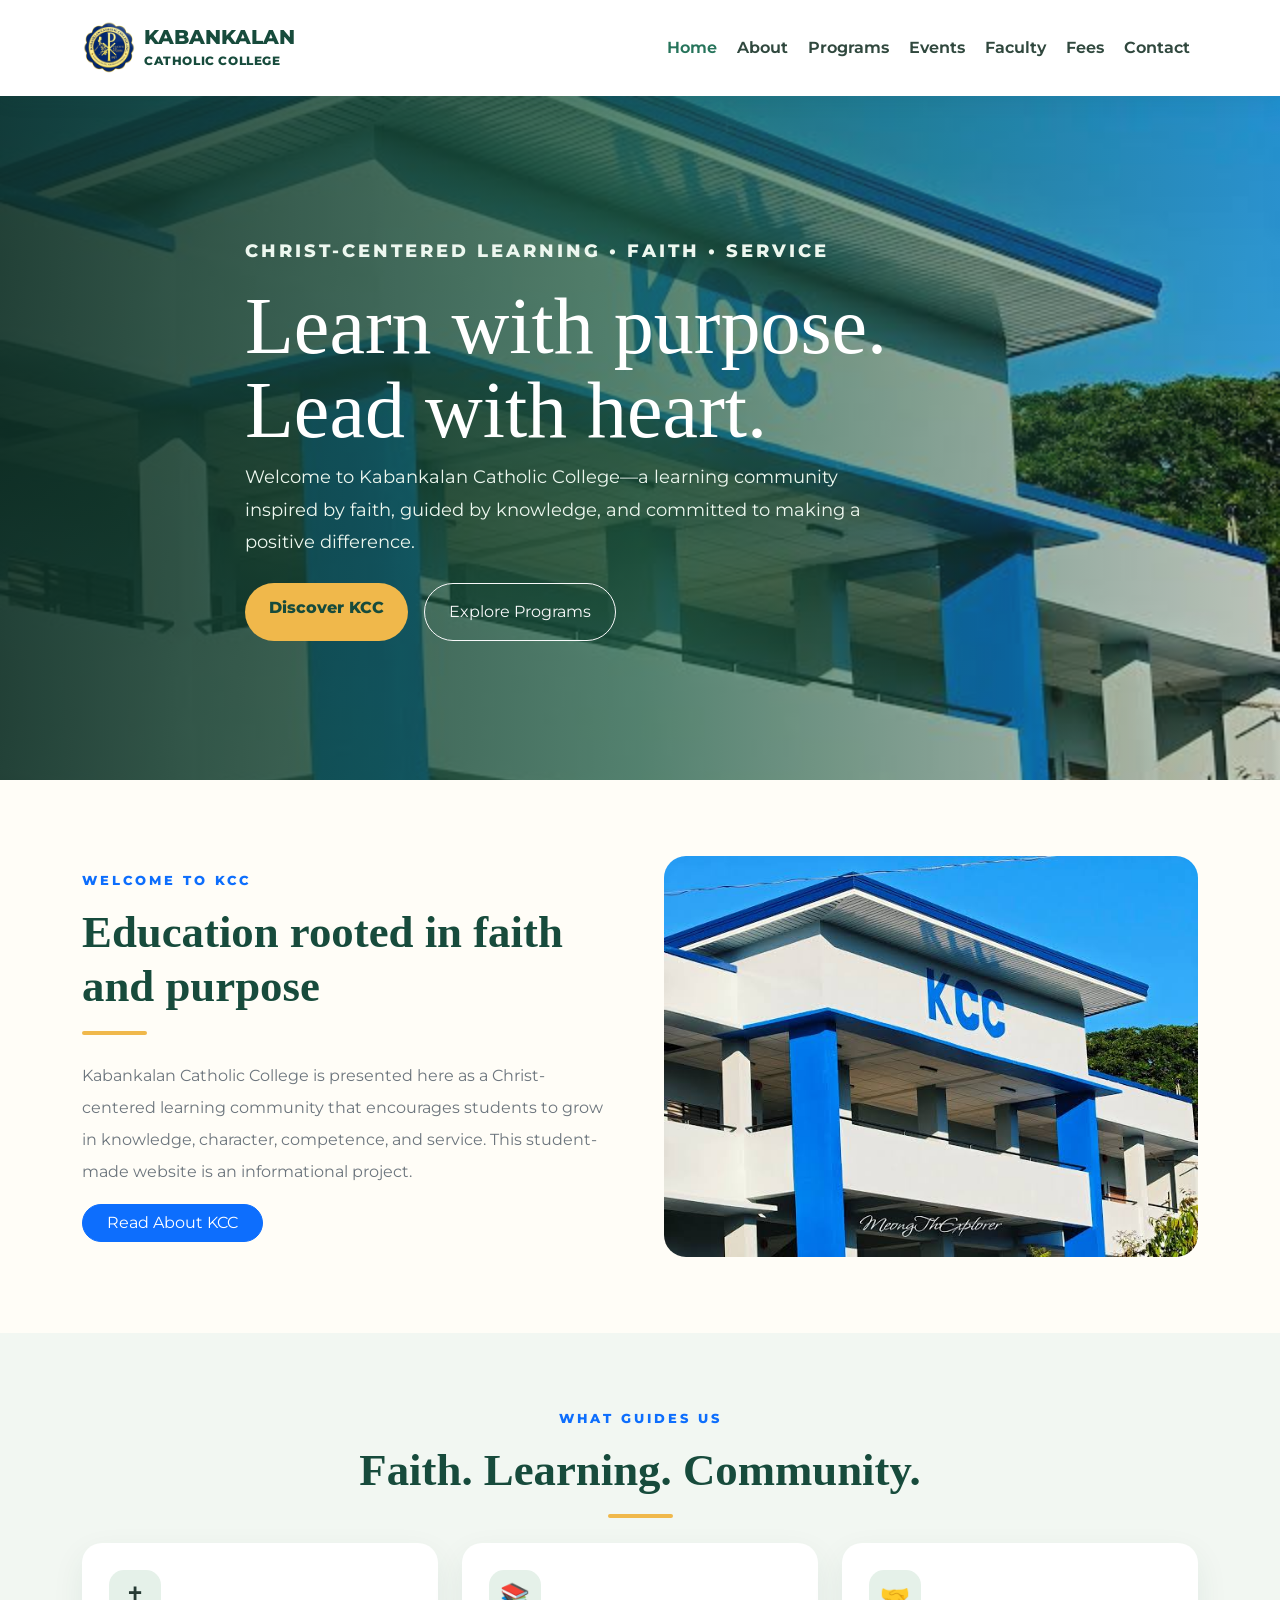
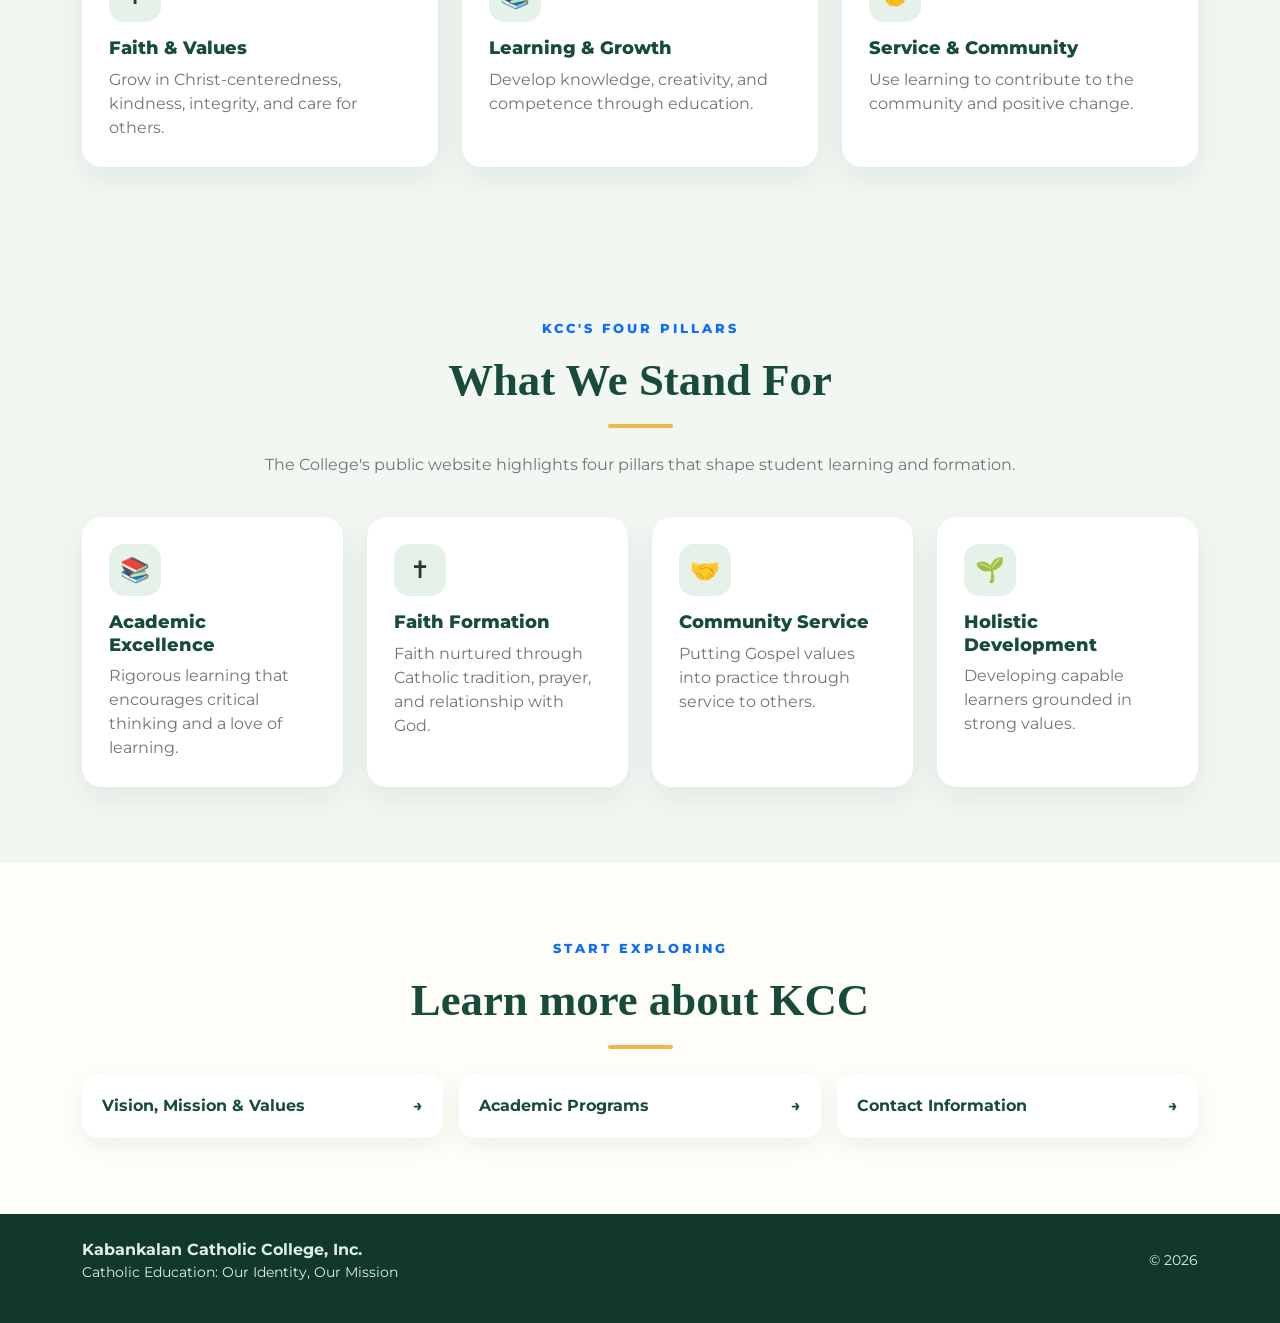
<file: index.html>
<!DOCTYPE html>
<html lang="en">
 <head>
  <meta charset="utf-8"/>
  <meta content="width=device-width, initial-scale=1" name="viewport"/>
  <title>
   Index | Kabankalan Catholic College
  </title>
  <meta content="Student website project introducing Kabankalan Catholic College." name="description"/>
  <link href="https://fonts.googleapis.com" rel="preconnect"/>
  <link crossorigin="" href="https://fonts.gstatic.com" rel="preconnect"/>
  <link href="https://fonts.googleapis.com/css2?family=Montserrat:wght@400;500;600;700;800&amp;display=swap" rel="stylesheet"/>
  <link href="https://cdn.jsdelivr.net/npm/bootstrap@5.3.3/dist/css/bootstrap.min.css" rel="stylesheet"/>
  <link href="assets/css/style.css" rel="stylesheet"/>
 </head>
 <body class="d-flex flex-column min-vh-100">
  <nav class="navbar navbar-expand-lg sticky-top">
   <div class="container py-2">
    <a aria-label="Kabankalan Catholic College home" class="navbar-brand d-flex align-items-center gap-2" href="index.html">
     <img alt="KCC Logo" class="brand-logo" src="assets/img/kcc-logo.png" />
     <span class="brand-name">
      KABANKALAN
      <br/>
      <small>
       CATHOLIC COLLEGE
      </small>
     </span>
    </a>
    <button aria-controls="mainNav" aria-expanded="false" aria-label="Toggle navigation" class="navbar-toggler" data-bs-target="#mainNav" data-bs-toggle="collapse" type="button">
     <span class="navbar-toggler-icon">
     </span>
    </button>
    <div class="collapse navbar-collapse" id="mainNav">
     <ul class="navbar-nav ms-auto align-items-lg-center gap-lg-1">
      <li class="nav-item">
       <a class="nav-link" href="index.html">
        Home
       </a>
      </li>
      <li class="nav-item">
       <a class="nav-link" href="about.html">
        About
       </a>
      </li>
      <li class="nav-item">
       <a class="nav-link" href="courses.html">
        Programs
       </a>
      </li>
      <li class="nav-item">
       <a class="nav-link" href="events.html">
        Events
       </a>
      </li>
      <li class="nav-item">
       <a class="nav-link" href="trainers.html">
        Faculty
       </a>
      </li>
      <li class="nav-item">
       <a class="nav-link" href="pricing.html">
        Fees
       </a>
      </li>
      <li class="nav-item">
       <a class="nav-link" href="contact.html">
        Contact
       </a>
      </li>
     </ul>
    </div>
   </div>
  </nav>
  <main>
   <section class="hero">
    <div class="container hero-content">
     <p class="eyebrow">
      Christ-centered learning &bull; Faith &bull; Service
     </p>
     <h1>
      Learn with purpose.
      <br/>
      Lead with heart.
     </h1>
     <p>
      Welcome to Kabankalan Catholic College&mdash;a learning community inspired by faith, guided by knowledge, and committed to making a positive difference.
     </p>
     <div class="d-flex flex-wrap gap-3 mt-4">
      <a class="btn btn-gold" href="about.html">
       Discover KCC
      </a>
      <a class="btn btn-outline-light rounded-pill px-4 py-3" href="courses.html">
       Explore Programs
      </a>
     </div>
    </div>
   </section>
   <section class="section">
    <div class="container">
     <div class="row align-items-center g-5">
      <div class="col-lg-6">
       <p class="eyebrow text-primary">
        Welcome to KCC
       </p>
       <h2 class="section-title">
        Education rooted in faith and purpose
       </h2>
       <div class="line ms-0">
       </div>
       <p class="text-secondary lh-lg">
        Kabankalan Catholic College is presented here as a Christ-centered learning community that encourages students to grow in knowledge, character, competence, and service. This student-made website is an informational project.
       </p>
       <a class="btn btn-primary rounded-pill px-4" href="about.html">
        Read About KCC
       </a>
      </div>
      <div class="col-lg-6">
       <img alt="Kabankalan Catholic College campus building" class="photo" src="assets/img/kcc-building.jpg"/>
      </div>
     </div>
    </div>
   </section>
   <section class="section soft">
    <div class="container">
     <div class="text-center">
      <p class="eyebrow text-primary">
       What guides us
      </p>
      <h2 class="section-title">
       Faith. Learning. Community.
      </h2>
      <div class="line">
      </div>
     </div>
     <div class="row g-4">
      <div class="col-md-4">
       <div class="cardx">
        <div class="icon">
         ✝
        </div>
        <h3>
         Faith &amp; Values
        </h3>
        <p class="text-secondary mb-0">
         Grow in Christ-centeredness, kindness, integrity, and care for others.
        </p>
       </div>
      </div>
      <div class="col-md-4">
       <div class="cardx">
        <div class="icon">
         📚
        </div>
        <h3>
         Learning &amp; Growth
        </h3>
        <p class="text-secondary mb-0">
         Develop knowledge, creativity, and competence through education.
        </p>
       </div>
      </div>
      <div class="col-md-4">
       <div class="cardx">
        <div class="icon">
         🤝
        </div>
        <h3>
         Service &amp; Community
        </h3>
        <p class="text-secondary mb-0">
         Use learning to contribute to the community and positive change.
        </p>
       </div>
      </div>
     </div>
    </div>
   </section>
   <section class="section soft">
    <div class="container">
     <div class="text-center">
      <p class="eyebrow text-primary">
       KCC's four pillars
      </p>
      <h2 class="section-title">
       What We Stand For
      </h2>
      <div class="line">
      </div>
      <p class="text-secondary mx-auto" style="max-width:760px">
       The College's public website highlights four pillars that shape student learning and formation.
      </p>
     </div>
     <div class="row g-4 mt-2">
      <div class="col-md-6 col-lg-3">
       <div class="cardx">
        <div class="icon">
         📚
        </div>
        <h3>
         Academic Excellence
        </h3>
        <p class="text-secondary mb-0">
         Rigorous learning that encourages critical thinking and a love of learning.
        </p>
       </div>
      </div>
      <div class="col-md-6 col-lg-3">
       <div class="cardx">
        <div class="icon">
         ✝
        </div>
        <h3>
         Faith Formation
        </h3>
        <p class="text-secondary mb-0">
         Faith nurtured through Catholic tradition, prayer, and relationship with God.
        </p>
       </div>
      </div>
      <div class="col-md-6 col-lg-3">
       <div class="cardx">
        <div class="icon">
         🤝
        </div>
        <h3>
         Community Service
        </h3>
        <p class="text-secondary mb-0">
         Putting Gospel values into practice through service to others.
        </p>
       </div>
      </div>
      <div class="col-md-6 col-lg-3">
       <div class="cardx">
        <div class="icon">
         🌱
        </div>
        <h3>
         Holistic Development
        </h3>
        <p class="text-secondary mb-0">
         Developing capable learners grounded in strong values.
        </p>
       </div>
      </div>
     </div>
    </div>
   </section>
   <section class="section">
    <div class="container text-center">
     <p class="eyebrow text-primary">
      Start exploring
     </p>
     <h2 class="section-title">
      Learn more about KCC
     </h2>
     <div class="line">
     </div>
     <div class="row g-3">
      <div class="col-md-4">
       <a class="feature-link" href="about.html">
        Vision, Mission &amp; Values
        <span>
         &rarr;
        </span>
       </a>
      </div>
      <div class="col-md-4">
       <a class="feature-link" href="courses.html">
        Academic Programs
        <span>
         &rarr;
        </span>
       </a>
      </div>
      <div class="col-md-4">
       <a class="feature-link" href="contact.html">
        Contact Information
        <span>
         &rarr;
        </span>
       </a>
      </div>
     </div>
    </div>
   </section>
  </main>
  <footer class="site-footer mt-auto">
   <div class="container py-4 d-md-flex justify-content-between align-items-center">
    <div>
     <strong>
      Kabankalan Catholic College, Inc.
     </strong>
     <div class="small">
      Catholic Education: Our Identity, Our Mission
     </div>
    </div>
    <div class="small mt-3 mt-md-0">
     &copy;
     <span data-year="">
     </span>
    
    </div>
   </div>
   <div class="container small text-center pb-3 opacity-75">
  
  </footer>
  <script src="https://cdn.jsdelivr.net/npm/bootstrap@5.3.3/dist/js/bootstrap.bundle.min.js">
  </script>
  <script src="assets/js/main.js">
  </script>
 </body>
</html>
</file>
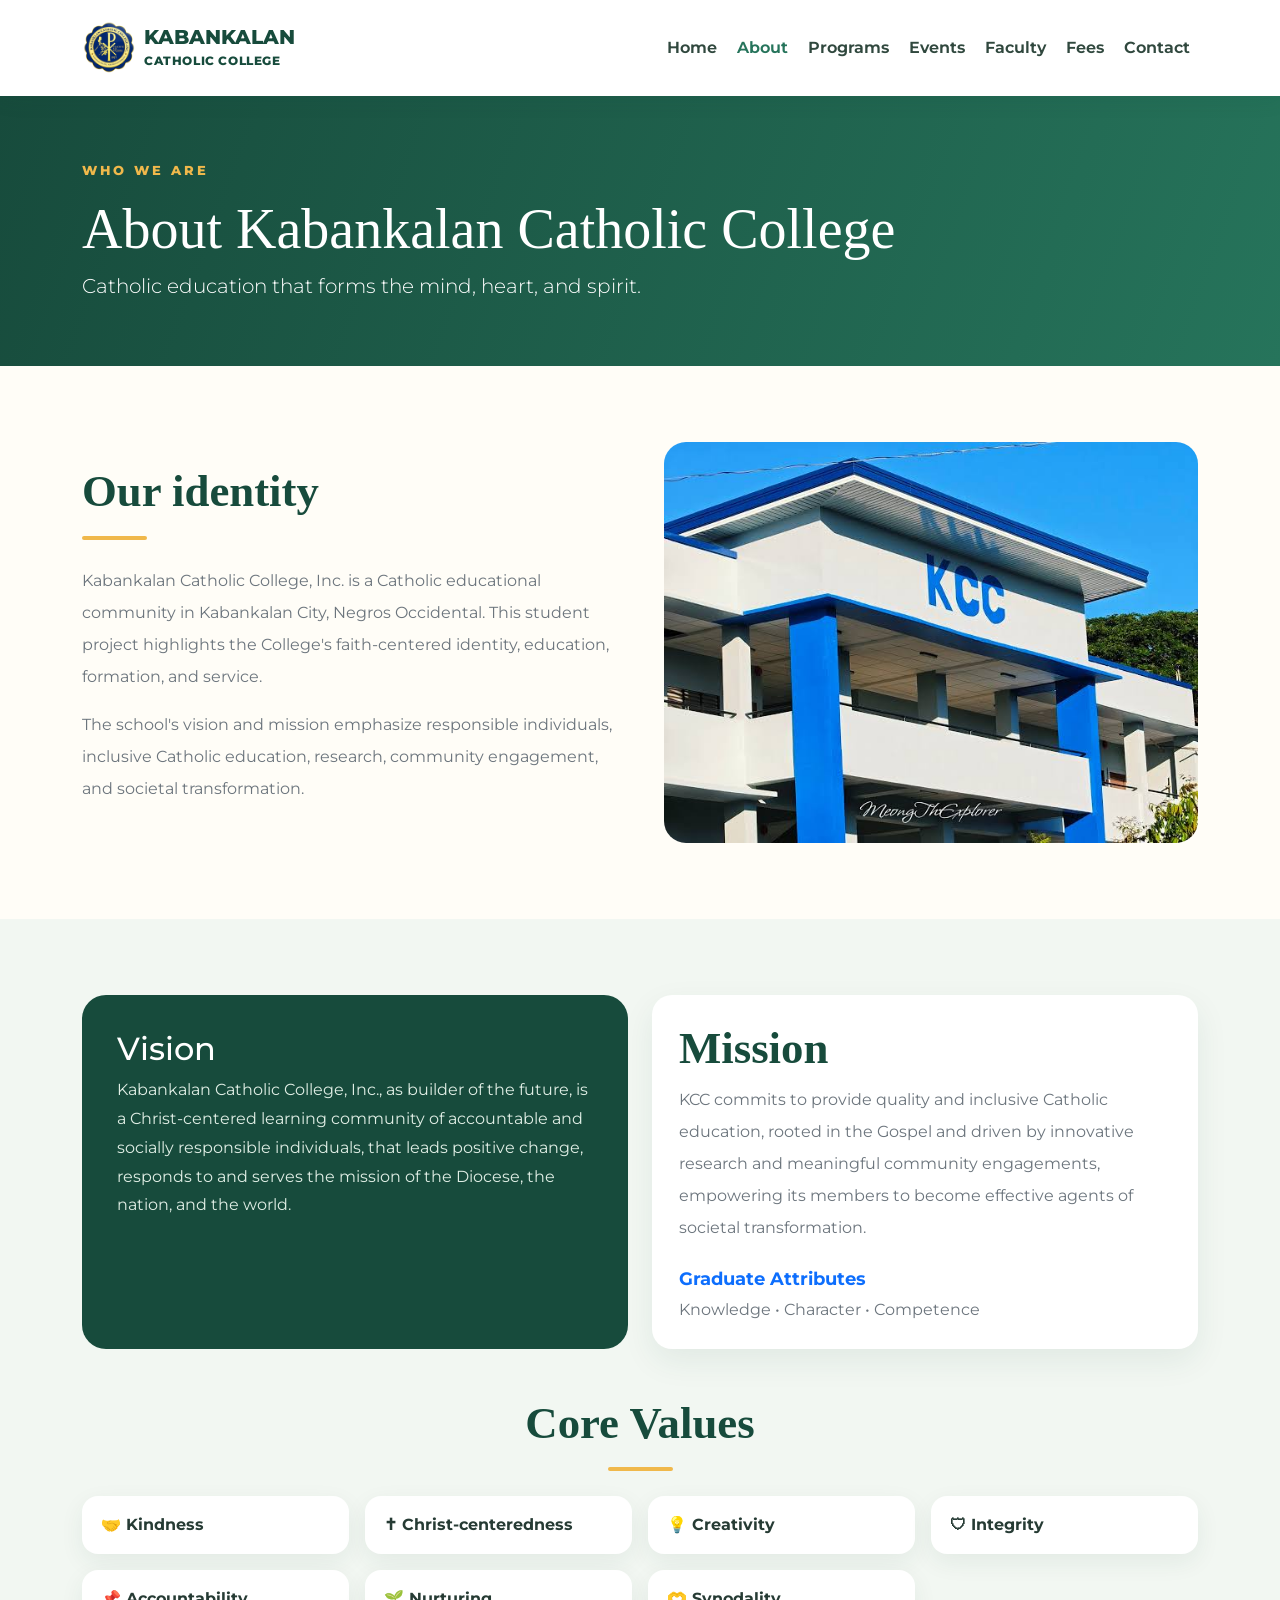
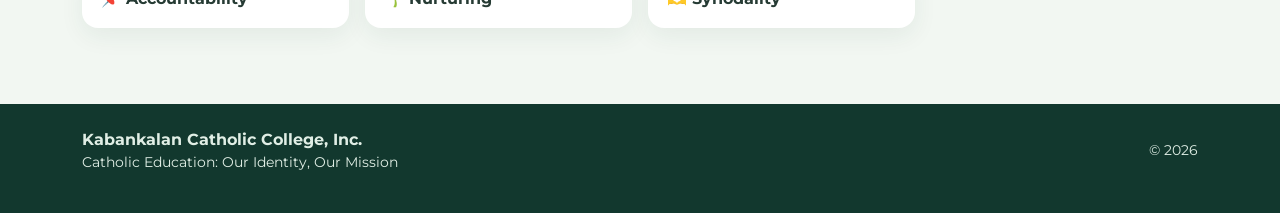
<file: about.html>
<!DOCTYPE html>
<html lang="en">
 <head>
  <meta charset="utf-8"/>
  <meta content="width=device-width, initial-scale=1" name="viewport"/>
  <title>
   About | Kabankalan Catholic College
  </title>
  <meta content="Student website project introducing Kabankalan Catholic College." name="description"/>
  <link href="https://fonts.googleapis.com" rel="preconnect"/>
  <link crossorigin="" href="https://fonts.gstatic.com" rel="preconnect"/>
  <link href="https://fonts.googleapis.com/css2?family=Montserrat:wght@400;500;600;700;800&amp;display=swap" rel="stylesheet"/>
  <link href="https://cdn.jsdelivr.net/npm/bootstrap@5.3.3/dist/css/bootstrap.min.css" rel="stylesheet"/>
  <link href="assets/css/style.css" rel="stylesheet"/>
 </head>
 <body class="d-flex flex-column min-vh-100">
  <nav class="navbar navbar-expand-lg sticky-top">
   <div class="container py-2">
    <a aria-label="Kabankalan Catholic College home" class="navbar-brand d-flex align-items-center gap-2" href="index.html">
    <img alt="KCC Logo" class="brand-logo" src="assets/img/kcc-logo.png" />
     <span class="brand-name">
      KABANKALAN
      <br/>
      <small>
       CATHOLIC COLLEGE
      </small>
     </span>
    </a>
    <button aria-controls="mainNav" aria-expanded="false" aria-label="Toggle navigation" class="navbar-toggler" data-bs-target="#mainNav" data-bs-toggle="collapse" type="button">
     <span class="navbar-toggler-icon">
     </span>
    </button>
    <div class="collapse navbar-collapse" id="mainNav">
     <ul class="navbar-nav ms-auto align-items-lg-center gap-lg-1">
      <li class="nav-item">
       <a class="nav-link" href="index.html">
        Home
       </a>
      </li>
      <li class="nav-item">
       <a class="nav-link" href="about.html">
        About
       </a>
      </li>
      <li class="nav-item">
       <a class="nav-link" href="courses.html">
        Programs
       </a>
      </li>
      <li class="nav-item">
       <a class="nav-link" href="events.html">
        Events
       </a>
      </li>
      <li class="nav-item">
       <a class="nav-link" href="trainers.html">
        Faculty
       </a>
      </li>
      <li class="nav-item">
       <a class="nav-link" href="pricing.html">
        Fees
       </a>
      </li>
      <li class="nav-item">
       <a class="nav-link" href="contact.html">
        Contact
       </a>
      </li>
     </ul>
    </div>
   </div>
  </nav>
  <main>
   <header class="pagehero">
    <div class="container">
     <p class="eyebrow">
      Who we are
     </p>
     <h1>
      About Kabankalan Catholic College
     </h1>
     <p class="lead mb-0">
      Catholic education that forms the mind, heart, and spirit.
     </p>
    </div>
   </header>
   <section class="section">
    <div class="container">
     <div class="row align-items-center g-5">
      <div class="col-lg-6">
       <h2 class="section-title">
        Our identity
       </h2>
       <div class="line ms-0">
       </div>
       <p class="text-secondary lh-lg">
        Kabankalan Catholic College, Inc. is a Catholic educational community in Kabankalan City, Negros Occidental. This student project highlights the College's faith-centered identity, education, formation, and service.
       </p>
       <p class="text-secondary lh-lg">
        The school's vision and mission emphasize responsible individuals, inclusive Catholic education, research, community engagement, and societal transformation.
       </p>
      </div>
      <div class="col-lg-6">
       <img alt="KCC campus building" class="photo" src="assets/img/kcc-building.jpg"/>
      </div>
     </div>
    </div>
   </section>
   <section class="section soft">
    <div class="container">
     <div class="row g-4">
      <div class="col-lg-6">
       <div class="quote h-100">
        <h2>
         Vision
        </h2>
        <p>
         Kabankalan Catholic College, Inc., as builder of the future, is a Christ-centered learning community of accountable and socially responsible individuals, that leads positive change, responds to and serves the mission of the Diocese, the nation, and the world.
        </p>
       </div>
      </div>
      <div class="col-lg-6">
       <div class="cardx h-100">
        <h2 class="section-title">
         Mission
        </h2>
        <p class="text-secondary lh-lg">
         KCC commits to provide quality and inclusive Catholic education, rooted in the Gospel and driven by innovative research and meaningful community engagements, empowering its members to become effective agents of societal transformation.
        </p>
        <h3 class="mt-4 fw-bold text-primary">
         Graduate Attributes
        </h3>
        <p class="text-secondary mb-0">
         Knowledge &bull; Character &bull; Competence
        </p>
       </div>
      </div>
     </div>
     <h2 class="section-title text-center mt-5">
      Core Values
     </h2>
     <div class="line">
     </div>
     <div class="row g-3">
      <div class="col-sm-6 col-lg-3">
       <div class="value-pill">
        🤝 Kindness
       </div>
      </div>
      <div class="col-sm-6 col-lg-3">
       <div class="value-pill">
        ✝ Christ-centeredness
       </div>
      </div>
      <div class="col-sm-6 col-lg-3">
       <div class="value-pill">
        💡 Creativity
       </div>
      </div>
      <div class="col-sm-6 col-lg-3">
       <div class="value-pill">
        🛡 Integrity
       </div>
      </div>
      <div class="col-sm-6 col-lg-3">
       <div class="value-pill">
        📌 Accountability
       </div>
      </div>
      <div class="col-sm-6 col-lg-3">
       <div class="value-pill">
        🌱 Nurturing
       </div>
      </div>
      <div class="col-sm-6 col-lg-3">
       <div class="value-pill">
        🫶 Synodality
       </div>
      </div>
     </div>
    </div>
   </section>
  </main>
  <footer class="site-footer mt-auto">
   <div class="container py-4 d-md-flex justify-content-between align-items-center">
    <div>
     <strong>
      Kabankalan Catholic College, Inc.
     </strong>
     <div class="small">
      Catholic Education: Our Identity, Our Mission
     </div>
    </div>
    <div class="small mt-3 mt-md-0">
     &copy;
     <span data-year="">
     </span>
   
    </div>
   </div>
   <div class="container small text-center pb-3 opacity-75">
   
   </div>
  </footer>
  <script src="https://cdn.jsdelivr.net/npm/bootstrap@5.3.3/dist/js/bootstrap.bundle.min.js">
  </script>
  <script src="assets/js/main.js">
  </script>
 </body>
</html>
</file>
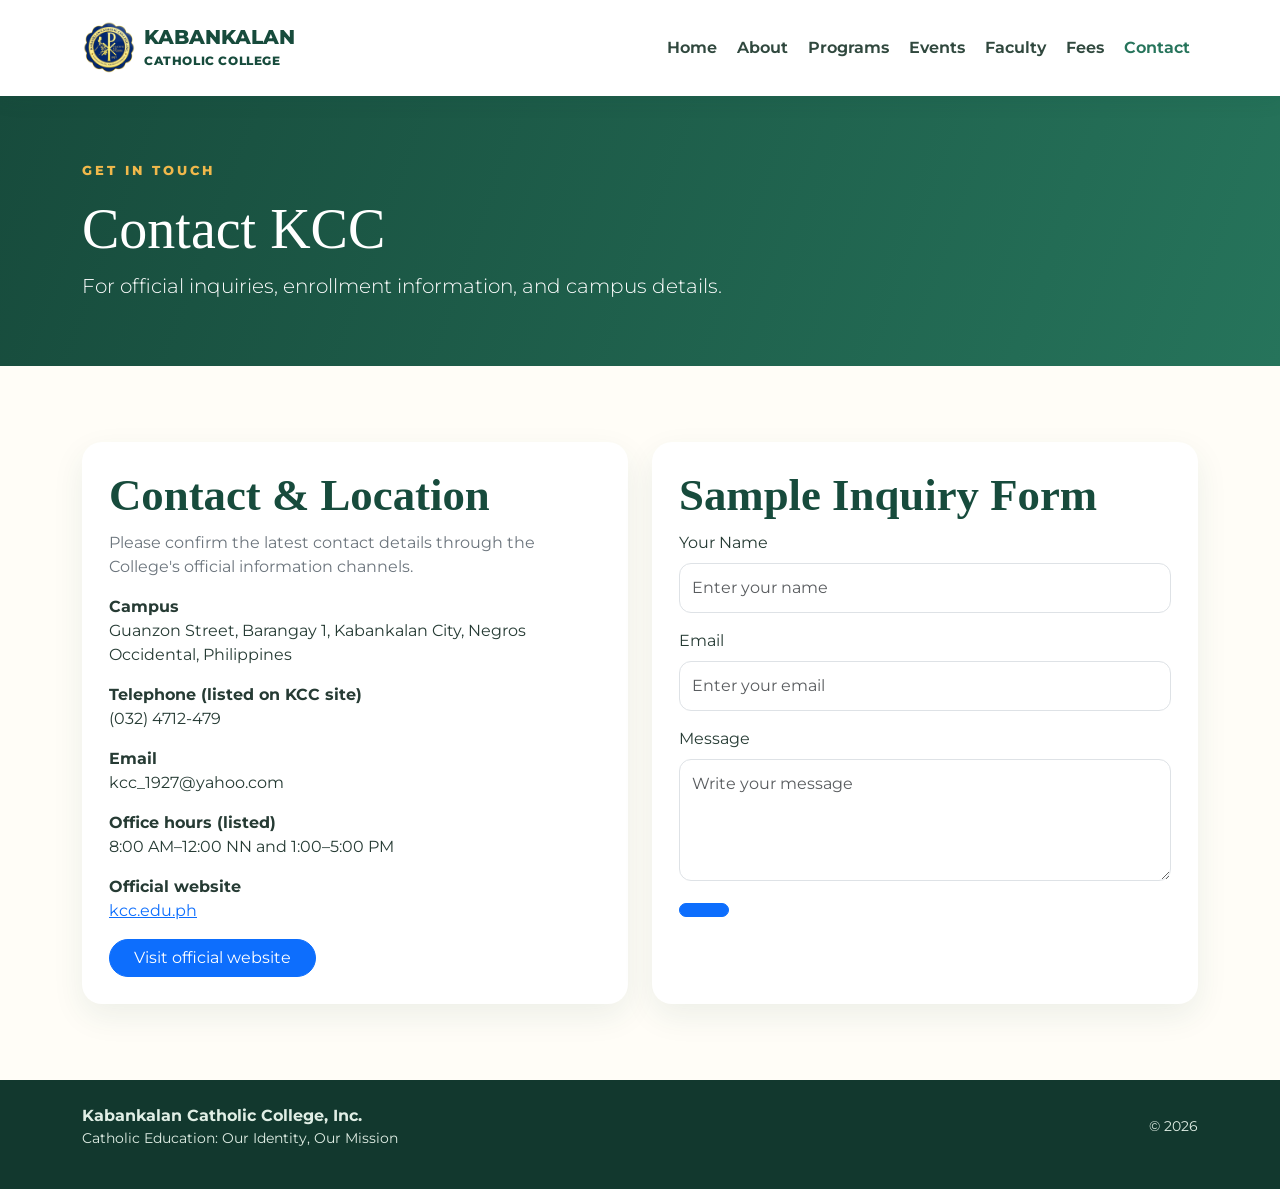
<file: contact.html>
<!DOCTYPE html>
<html lang="en">
 <head>
  <meta charset="utf-8"/>
  <meta content="width=device-width, initial-scale=1" name="viewport"/>
  <title>
   Contact | Kabankalan Catholic College
  </title>
  <meta content="Student website project introducing Kabankalan Catholic College." name="description"/>
  <link href="https://fonts.googleapis.com" rel="preconnect"/>
  <link crossorigin="" href="https://fonts.gstatic.com" rel="preconnect"/>
  <link href="https://fonts.googleapis.com/css2?family=Montserrat:wght@400;500;600;700;800&amp;display=swap" rel="stylesheet"/>
  <link href="https://cdn.jsdelivr.net/npm/bootstrap@5.3.3/dist/css/bootstrap.min.css" rel="stylesheet"/>
  <link href="assets/css/style.css" rel="stylesheet"/>
 </head>
 <body class="d-flex flex-column min-vh-100">
  <nav class="navbar navbar-expand-lg sticky-top">
   <div class="container py-2">
    <a aria-label="Kabankalan Catholic College home" class="navbar-brand d-flex align-items-center gap-2" href="index.html">
  <img alt="KCC Logo" class="brand-logo" src="assets/img/kcc-logo.png" />
     <span class="brand-name">
      KABANKALAN
      <br/>
      <small>
       CATHOLIC COLLEGE
      </small>
     </span>
    </a>
    <button aria-controls="mainNav" aria-expanded="false" aria-label="Toggle navigation" class="navbar-toggler" data-bs-target="#mainNav" data-bs-toggle="collapse" type="button">
     <span class="navbar-toggler-icon">
     </span>
    </button>
    <div class="collapse navbar-collapse" id="mainNav">
     <ul class="navbar-nav ms-auto align-items-lg-center gap-lg-1">
      <li class="nav-item">
       <a class="nav-link" href="index.html">
        Home
       </a>
      </li>
      <li class="nav-item">
       <a class="nav-link" href="about.html">
        About
       </a>
      </li>
      <li class="nav-item">
       <a class="nav-link" href="courses.html">
        Programs
       </a>
      </li>
      <li class="nav-item">
       <a class="nav-link" href="events.html">
        Events
       </a>
      </li>
      <li class="nav-item">
       <a class="nav-link" href="trainers.html">
        Faculty
       </a>
      </li>
      <li class="nav-item">
       <a class="nav-link" href="pricing.html">
        Fees
       </a>
      </li>
      <li class="nav-item">
       <a class="nav-link" href="contact.html">
        Contact
       </a>
      </li>
     </ul>
    </div>
   </div>
  </nav>
  <main>
   <header class="pagehero">
    <div class="container">
     <p class="eyebrow">
      Get in touch
     </p>
     <h1>
      Contact KCC
     </h1>
     <p class="lead mb-0">
      For official inquiries, enrollment information, and campus details.
     </p>
    </div>
   </header>
   <section class="section">
    <div class="container">
     <div class="row g-4">
      <div class="col-lg-6">
       <div class="cardx">
        <h2 class="section-title">
         Contact &amp; Location
        </h2>
        <p class="text-secondary">
         Please confirm the latest contact details through the College's official information channels.
        </p>
        <p>
         <strong>
          Campus
         </strong>
         <br/>
         Guanzon Street, Barangay 1, Kabankalan City, Negros Occidental, Philippines
        </p>
        <p>
         <strong>
          Telephone (listed on KCC site)
         </strong>
         <br/>
         (032) 4712-479
        </p>
        <p>
         <strong>
          Email
         </strong>
         <br/>
         kcc_1927@yahoo.com
        </p>
        <p>
         <strong>
          Office hours (listed)
         </strong>
         <br/>
         8:00 AM&ndash;12:00 NN and 1:00&ndash;5:00 PM
        </p>
        <p>
         <strong>
          Official website
         </strong>
         <br/>
         <a href="https://kcc.edu.ph/" rel="noopener" target="_blank">
          kcc.edu.ph
         </a>
        </p>
        <a class="btn btn-primary rounded-pill px-4" href="https://kcc.edu.ph/" rel="noopener" target="_blank">
         Visit official website
        </a>
       </div>
      </div>
      <div class="col-lg-6">
       <div class="cardx">
        <h2 class="section-title">
         Sample Inquiry Form
        </h2>
        <form id="demoContactForm">
         <label class="form-label" for="name">
          Your Name
         </label>
         <input class="form-control mb-3" id="name" name="name" placeholder="Enter your name" required=""/>
         <label class="form-label" for="email">
          Email
         </label>
         <input class="form-control mb-3" id="email" name="email" placeholder="Enter your email" required="" type="email"/>
         <label class="form-label" for="message">
          Message
         </label>
         <textarea class="form-control mb-3" id="message" name="message" placeholder="Write your message" required="" rows="4"></textarea>
         <button class="btn btn-primary rounded-pill px-4" type="submit">
          
         </button>
        </form>
        <small class="text-muted d-block mt-2">
     
        </small>
       </div>
      </div>
     </div>
    </div>
   </section>
  </main>
  <footer class="site-footer mt-auto">
   <div class="container py-4 d-md-flex justify-content-between align-items-center">
    <div>
     <strong>
      Kabankalan Catholic College, Inc.
     </strong>
     <div class="small">
      Catholic Education: Our Identity, Our Mission
     </div>
    </div>
    <div class="small mt-3 mt-md-0">
     &copy;
     <span data-year="">
     </span>
   
    </div>
   </div>
   <div class="container small text-center pb-3 opacity-75">
  
   </div>
  </footer>
  <script src="https://cdn.jsdelivr.net/npm/bootstrap@5.3.3/dist/js/bootstrap.bundle.min.js">
  </script>
  <script src="assets/js/main.js">
  </script>
 </body>
</html>
</file>
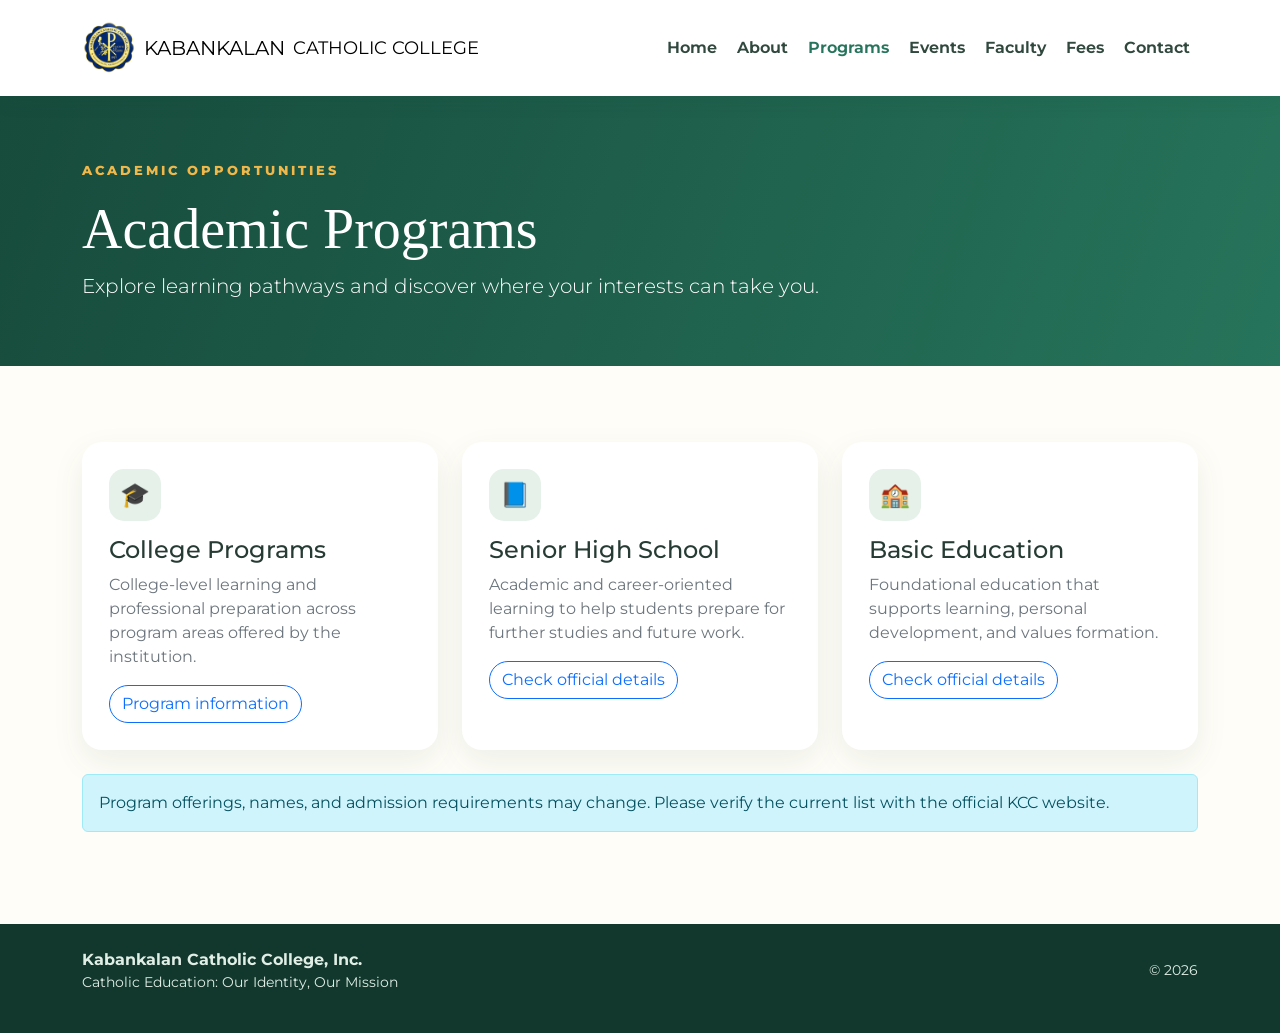
<file: courses.html>
<!DOCTYPE html>
<html lang="en">
 <head>
  <meta charset="utf-8"/>
  <meta content="width=device-width, initial-scale=1" name="viewport"/>
  <title>
   Courses | Kabankalan Catholic College
  </title>
  <meta content="Student website project introducing Kabankalan Catholic College." name="description"/>
  <link href="https://fonts.googleapis.com" rel="preconnect"/>
  <link crossorigin="" href="https://fonts.gstatic.com" rel="preconnect"/>
  <link href="https://fonts.googleapis.com/css2?family=Montserrat:wght@400;500;600;700;800&amp;display=swap" rel="stylesheet"/>
  <link href="https://cdn.jsdelivr.net/npm/bootstrap@5.3.3/dist/css/bootstrap.min.css" rel="stylesheet"/>
  <link href="assets/css/style.css" rel="stylesheet"/>
 </head>
 <body class="d-flex flex-column min-vh-100">
  <nav class="navbar navbar-expand-lg sticky-top">
   <div class="container py-2">
    <a aria-label="Kabankalan Catholic College home" class="navbar-brand d-flex align-items-center gap-2" href="index.html">
    <img alt="KCC Logo" class="brand-logo" src="assets/img/kcc-logo.png" />
      KABANKALAN
      <br/>
      <small>
       CATHOLIC COLLEGE
      </small>
     </span>
    </a>
    <button aria-controls="mainNav" aria-expanded="false" aria-label="Toggle navigation" class="navbar-toggler" data-bs-target="#mainNav" data-bs-toggle="collapse" type="button">
     <span class="navbar-toggler-icon">
     </span>
    </button>
    <div class="collapse navbar-collapse" id="mainNav">
     <ul class="navbar-nav ms-auto align-items-lg-center gap-lg-1">
      <li class="nav-item">
       <a class="nav-link" href="index.html">
        Home
       </a>
      </li>
      <li class="nav-item">
       <a class="nav-link" href="about.html">
        About
       </a>
      </li>
      <li class="nav-item">
       <a class="nav-link" href="courses.html">
        Programs
       </a>
      </li>
      <li class="nav-item">
       <a class="nav-link" href="events.html">
        Events
       </a>
      </li>
      <li class="nav-item">
       <a class="nav-link" href="trainers.html">
        Faculty
       </a>
      </li>
      <li class="nav-item">
       <a class="nav-link" href="pricing.html">
        Fees
       </a>
      </li>
      <li class="nav-item">
       <a class="nav-link" href="contact.html">
        Contact
       </a>
      </li>
     </ul>
    </div>
   </div>
  </nav>
  <main>
   <header class="pagehero">
    <div class="container">
     <p class="eyebrow">
      Academic opportunities
     </p>
     <h1>
      Academic Programs
     </h1>
     <p class="lead mb-0">
      Explore learning pathways and discover where your interests can take you.
     </p>
    </div>
   </header>
   <section class="section">
    <div class="container">
     <div class="row g-4">
      <div class="col-md-6 col-lg-4">
       <article class="cardx">
        <div class="icon">
         🎓
        </div>
        <h2 class="h4">
         College Programs
        </h2>
        <p class="text-secondary">
         College-level learning and professional preparation across program areas offered by the institution.
        </p>
        <a class="btn btn-outline-primary rounded-pill" href="course-details.html">
         Program information
        </a>
       </article>
      </div>
      <div class="col-md-6 col-lg-4">
       <article class="cardx">
        <div class="icon">
         📘
        </div>
        <h2 class="h4">
         Senior High School
        </h2>
        <p class="text-secondary">
         Academic and career-oriented learning to help students prepare for further studies and future work.
        </p>
        <a class="btn btn-outline-primary rounded-pill" href="https://kcc.edu.ph/" rel="noopener" target="_blank">
         Check official details
        </a>
       </article>
      </div>
      <div class="col-md-6 col-lg-4">
       <article class="cardx">
        <div class="icon">
         🏫
        </div>
        <h2 class="h4">
         Basic Education
        </h2>
        <p class="text-secondary">
         Foundational education that supports learning, personal development, and values formation.
        </p>
        <a class="btn btn-outline-primary rounded-pill" href="https://kcc.edu.ph/" rel="noopener" target="_blank">
         Check official details
        </a>
       </article>
      </div>
     </div>
     <div class="alert alert-info mt-4">
      Program offerings, names, and admission requirements may change. Please verify the current list with the official KCC website.
     </div>
    </div>
   </section>
  </main>
  <footer class="site-footer mt-auto">
   <div class="container py-4 d-md-flex justify-content-between align-items-center">
    <div>
     <strong>
      Kabankalan Catholic College, Inc.
     </strong>
     <div class="small">
      Catholic Education: Our Identity, Our Mission
     </div>
    </div>
    <div class="small mt-3 mt-md-0">
     &copy;
     <span data-year="">
     </span>
     
    </div>
   </div>
   <div class="container small text-center pb-3 opacity-75">
   
  </footer>
  <script src="https://cdn.jsdelivr.net/npm/bootstrap@5.3.3/dist/js/bootstrap.bundle.min.js">
  </script>
  <script src="assets/js/main.js">
  </script>
 </body>
</html>
</file>
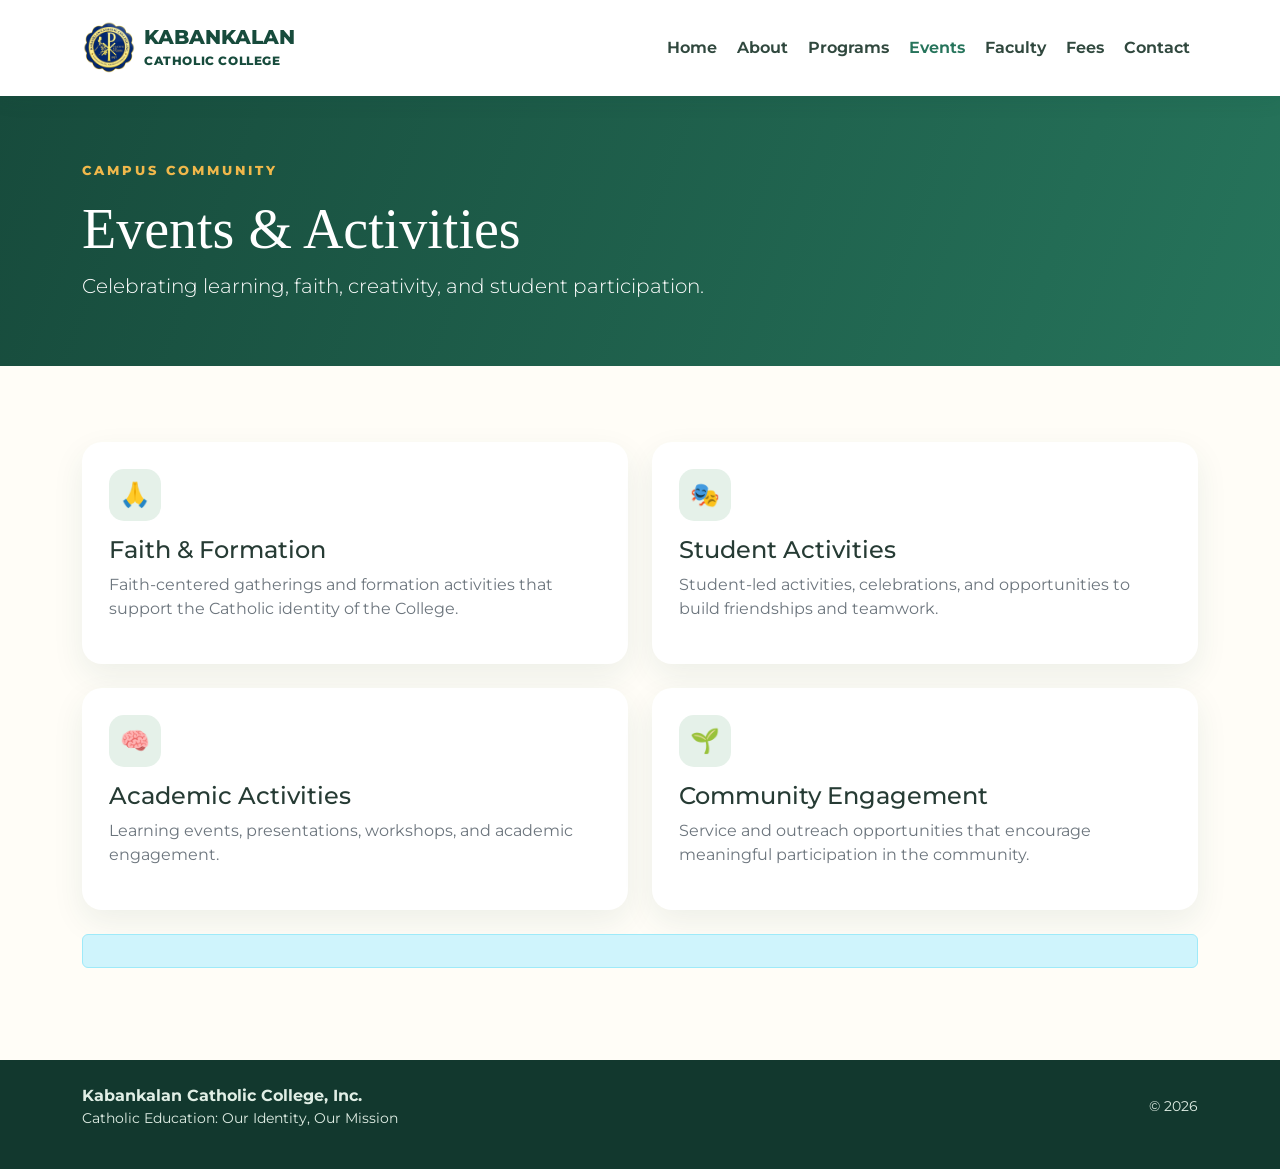
<file: events.html>
<!DOCTYPE html>
<html lang="en">
 <head>
  <meta charset="utf-8"/>
  <meta content="width=device-width, initial-scale=1" name="viewport"/>
  <title>
   Events | Kabankalan Catholic College
  </title>
  <meta content="Student website project introducing Kabankalan Catholic College." name="description"/>
  <link href="https://fonts.googleapis.com" rel="preconnect"/>
  <link crossorigin="" href="https://fonts.gstatic.com" rel="preconnect"/>
  <link href="https://fonts.googleapis.com/css2?family=Montserrat:wght@400;500;600;700;800&amp;display=swap" rel="stylesheet"/>
  <link href="https://cdn.jsdelivr.net/npm/bootstrap@5.3.3/dist/css/bootstrap.min.css" rel="stylesheet"/>
  <link href="assets/css/style.css" rel="stylesheet"/>
 </head>
 <body class="d-flex flex-column min-vh-100">
  <nav class="navbar navbar-expand-lg sticky-top">
   <div class="container py-2">
    <a aria-label="Kabankalan Catholic College home" class="navbar-brand d-flex align-items-center gap-2" href="index.html">
     <img alt="KCC Logo" class="brand-logo" src="assets/img/kcc-logo.png" />
     <span class="brand-name">
      KABANKALAN
      <br/>
      <small>
       CATHOLIC COLLEGE
      </small>
     </span>
    </a>
    <button aria-controls="mainNav" aria-expanded="false" aria-label="Toggle navigation" class="navbar-toggler" data-bs-target="#mainNav" data-bs-toggle="collapse" type="button">
     <span class="navbar-toggler-icon">
     </span>
    </button>
    <div class="collapse navbar-collapse" id="mainNav">
     <ul class="navbar-nav ms-auto align-items-lg-center gap-lg-1">
      <li class="nav-item">
       <a class="nav-link" href="index.html">
        Home
       </a>
      </li>
      <li class="nav-item">
       <a class="nav-link" href="about.html">
        About
       </a>
      </li>
      <li class="nav-item">
       <a class="nav-link" href="courses.html">
        Programs
       </a>
      </li>
      <li class="nav-item">
       <a class="nav-link" href="events.html">
        Events
       </a>
      </li>
      <li class="nav-item">
       <a class="nav-link" href="trainers.html">
        Faculty
       </a>
      </li>
      <li class="nav-item">
       <a class="nav-link" href="pricing.html">
        Fees
       </a>
      </li>
      <li class="nav-item">
       <a class="nav-link" href="contact.html">
        Contact
       </a>
      </li>
     </ul>
    </div>
   </div>
  </nav>
  <main>
   <header class="pagehero">
    <div class="container">
     <p class="eyebrow">
      Campus community
     </p>
     <h1>
      Events &amp; Activities
     </h1>
     <p class="lead mb-0">
      Celebrating learning, faith, creativity, and student participation.
     </p>
    </div>
   </header>
   <section class="section">
    <div class="container">
     <div class="row g-4">
      <div class="col-md-6">
       <div class="cardx">
        <div class="icon">
         🙏
        </div>
        <h2 class="h4">
         Faith &amp; Formation
        </h2>
        <p class="text-secondary">
         Faith-centered gatherings and formation activities that support the Catholic identity of the College.
        </p>
       </div>
      </div>
      <div class="col-md-6">
       <div class="cardx">
        <div class="icon">
         🎭
        </div>
        <h2 class="h4">
         Student Activities
        </h2>
        <p class="text-secondary">
         Student-led activities, celebrations, and opportunities to build friendships and teamwork.
        </p>
       </div>
      </div>
      <div class="col-md-6">
       <div class="cardx">
        <div class="icon">
         🧠
        </div>
        <h2 class="h4">
         Academic Activities
        </h2>
        <p class="text-secondary">
         Learning events, presentations, workshops, and academic engagement.
        </p>
       </div>
      </div>
      <div class="col-md-6">
       <div class="cardx">
        <div class="icon">
         🌱
        </div>
        <h2 class="h4">
         Community Engagement
        </h2>
        <p class="text-secondary">
         Service and outreach opportunities that encourage meaningful participation in the community.
        </p>
       </div>
      </div>
     </div>
     <p class="alert alert-info mt-4">
     
     </p>
    </div>
   </section>
  </main>
  <footer class="site-footer mt-auto">
   <div class="container py-4 d-md-flex justify-content-between align-items-center">
    <div>
     <strong>
      Kabankalan Catholic College, Inc.
     </strong>
     <div class="small">
      Catholic Education: Our Identity, Our Mission
     </div>
    </div>
    <div class="small mt-3 mt-md-0">
     &copy;
     <span data-year="">
     </span>
     
    </div>
   </div>
   <div class="container small text-center pb-3 opacity-75">
    
   </div>
  </footer>
  <script src="https://cdn.jsdelivr.net/npm/bootstrap@5.3.3/dist/js/bootstrap.bundle.min.js">
  </script>
  <script src="assets/js/main.js">
  </script>
 </body>
</html>
</file>
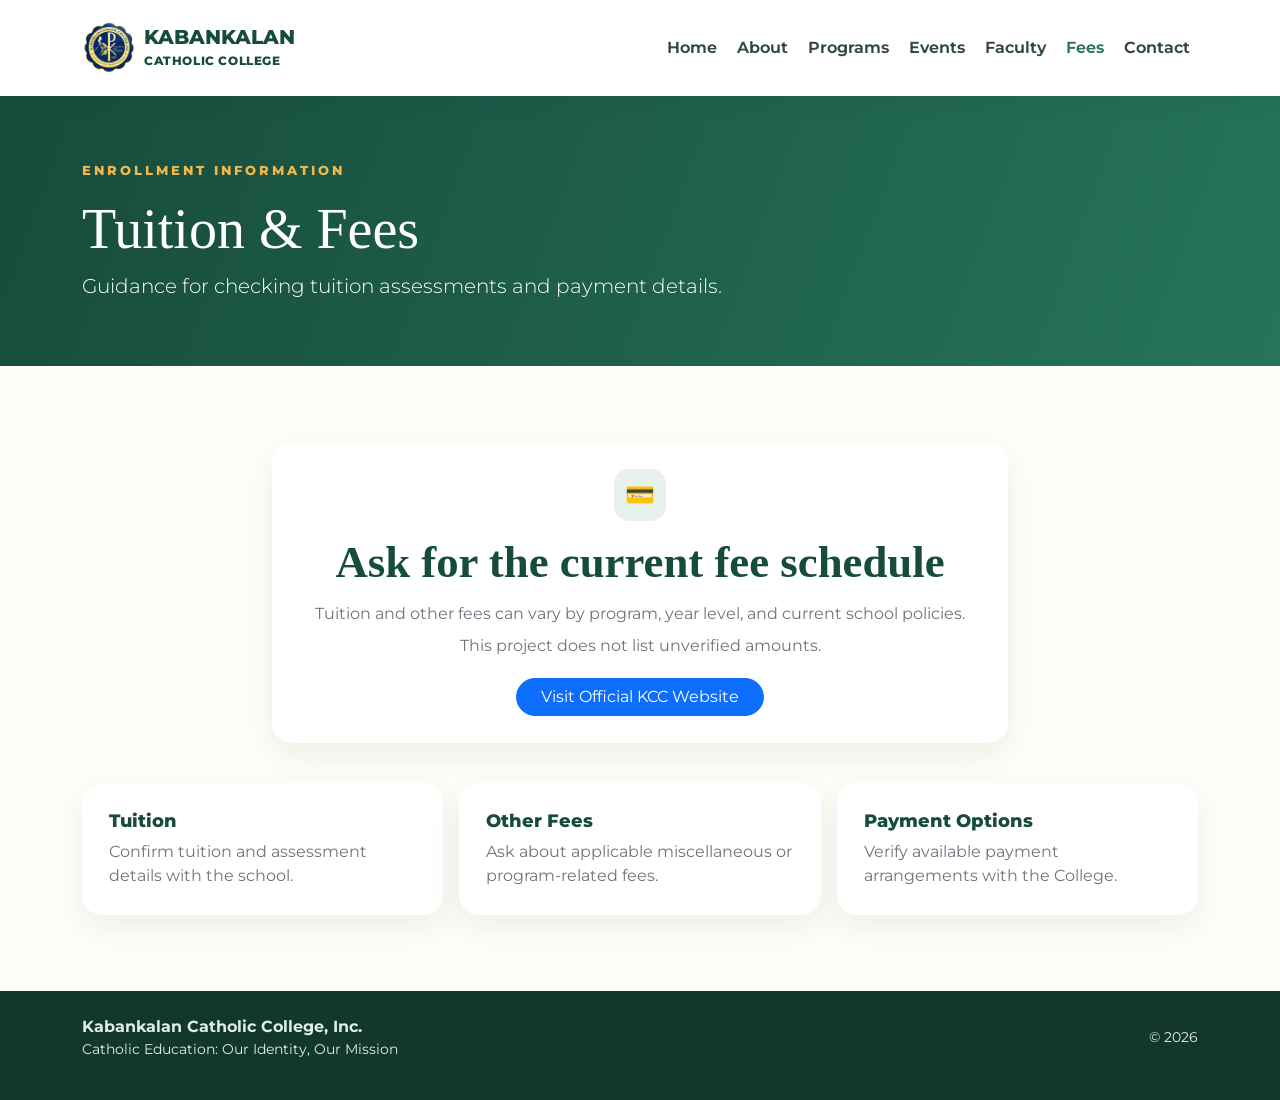
<file: pricing.html>
<!DOCTYPE html>
<html lang="en">
 <head>
  <meta charset="utf-8"/>
  <meta content="width=device-width, initial-scale=1" name="viewport"/>
  <title>
   Pricing | Kabankalan Catholic College
  </title>
  <meta content="Student website project introducing Kabankalan Catholic College." name="description"/>
  <link href="https://fonts.googleapis.com" rel="preconnect"/>
  <link crossorigin="" href="https://fonts.gstatic.com" rel="preconnect"/>
  <link href="https://fonts.googleapis.com/css2?family=Montserrat:wght@400;500;600;700;800&amp;display=swap" rel="stylesheet"/>
  <link href="https://cdn.jsdelivr.net/npm/bootstrap@5.3.3/dist/css/bootstrap.min.css" rel="stylesheet"/>
  <link href="assets/css/style.css" rel="stylesheet"/>
 </head>
 <body class="d-flex flex-column min-vh-100">
  <nav class="navbar navbar-expand-lg sticky-top">
   <div class="container py-2">
    <a aria-label="Kabankalan Catholic College home" class="navbar-brand d-flex align-items-center gap-2" href="index.html">
     <img alt="KCC Logo" class="brand-logo" src="assets/img/kcc-logo.png" />
     <span class="brand-name">
      KABANKALAN
      <br/>
      <small>
       CATHOLIC COLLEGE
      </small>
     </span>
    </a>
    <button aria-controls="mainNav" aria-expanded="false" aria-label="Toggle navigation" class="navbar-toggler" data-bs-target="#mainNav" data-bs-toggle="collapse" type="button">
     <span class="navbar-toggler-icon">
     </span>
    </button>
    <div class="collapse navbar-collapse" id="mainNav">
     <ul class="navbar-nav ms-auto align-items-lg-center gap-lg-1">
      <li class="nav-item">
       <a class="nav-link" href="index.html">
        Home
       </a>
      </li>
      <li class="nav-item">
       <a class="nav-link" href="about.html">
        About
       </a>
      </li>
      <li class="nav-item">
       <a class="nav-link" href="courses.html">
        Programs
       </a>
      </li>
      <li class="nav-item">
       <a class="nav-link" href="events.html">
        Events
       </a>
      </li>
      <li class="nav-item">
       <a class="nav-link" href="trainers.html">
        Faculty
       </a>
      </li>
      <li class="nav-item">
       <a class="nav-link" href="pricing.html">
        Fees
       </a>
      </li>
      <li class="nav-item">
       <a class="nav-link" href="contact.html">
        Contact
       </a>
      </li>
     </ul>
    </div>
   </div>
  </nav>
  <main>
   <header class="pagehero">
    <div class="container">
     <p class="eyebrow">
      Enrollment information
     </p>
     <h1>
      Tuition &amp; Fees
     </h1>
     <p class="lead mb-0">
      Guidance for checking tuition assessments and payment details.
     </p>
    </div>
   </header>
   <section class="section">
    <div class="container">
     <div class="row justify-content-center">
      <div class="col-lg-8">
       <div class="cardx text-center">
        <div class="icon mx-auto">
         💳
        </div>
        <h2 class="section-title">
         Ask for the current fee schedule
        </h2>
        <p class="text-secondary lh-lg">
         Tuition and other fees can vary by program, year level, and current school policies. This project does not list unverified amounts.
        </p>
        <a class="btn btn-primary rounded-pill px-4" href="https://kcc.edu.ph/" rel="noopener" target="_blank">
         Visit Official KCC Website
        </a>
       </div>
      </div>
     </div>
     <div class="row g-3 mt-4">
      <div class="col-md-4">
       <div class="cardx">
        <h3>
         Tuition
        </h3>
        <p class="text-secondary mb-0">
         Confirm tuition and assessment details with the school.
        </p>
       </div>
      </div>
      <div class="col-md-4">
       <div class="cardx">
        <h3>
         Other Fees
        </h3>
        <p class="text-secondary mb-0">
         Ask about applicable miscellaneous or program-related fees.
        </p>
       </div>
      </div>
      <div class="col-md-4">
       <div class="cardx">
        <h3>
         Payment Options
        </h3>
        <p class="text-secondary mb-0">
         Verify available payment arrangements with the College.
        </p>
       </div>
      </div>
     </div>
    </div>
   </section>
  </main>
  <footer class="site-footer mt-auto">
   <div class="container py-4 d-md-flex justify-content-between align-items-center">
    <div>
     <strong>
      Kabankalan Catholic College, Inc.
     </strong>
     <div class="small">
      Catholic Education: Our Identity, Our Mission
     </div>
    </div>
    <div class="small mt-3 mt-md-0">
     &copy;
     <span data-year="">
     </span>
     
    </div>
   </div>
   <div class="container small text-center pb-3 opacity-75">
    
   </div>
  </footer>
  <script src="https://cdn.jsdelivr.net/npm/bootstrap@5.3.3/dist/js/bootstrap.bundle.min.js">
  </script>
  <script src="assets/js/main.js">
  </script>
 </body>
</html>
</file>
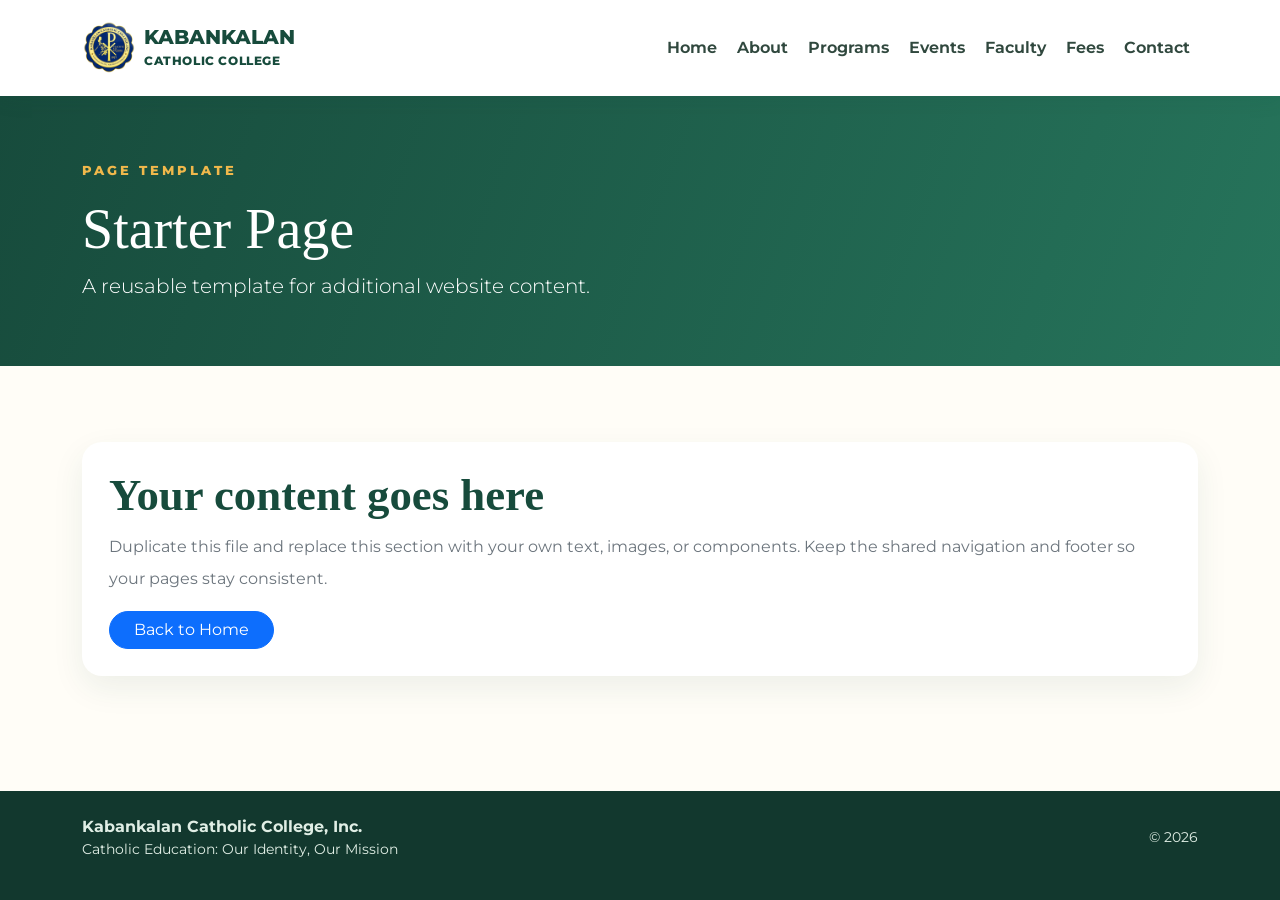
<file: starter-page.html>
<!DOCTYPE html>
<html lang="en">
 <head>
  <meta charset="utf-8"/>
  <meta content="width=device-width, initial-scale=1" name="viewport"/>
  <title>
   Starter Page | Kabankalan Catholic College
  </title>
  <meta content="Student website project introducing Kabankalan Catholic College." name="description"/>
  <link href="https://fonts.googleapis.com" rel="preconnect"/>
  <link crossorigin="" href="https://fonts.gstatic.com" rel="preconnect"/>
  <link href="https://fonts.googleapis.com/css2?family=Montserrat:wght@400;500;600;700;800&amp;display=swap" rel="stylesheet"/>
  <link href="https://cdn.jsdelivr.net/npm/bootstrap@5.3.3/dist/css/bootstrap.min.css" rel="stylesheet"/>
  <link href="assets/css/style.css" rel="stylesheet"/>
 </head>
 <body class="d-flex flex-column min-vh-100">
  <nav class="navbar navbar-expand-lg sticky-top">
   <div class="container py-2">
    <a aria-label="Kabankalan Catholic College home" class="navbar-brand d-flex align-items-center gap-2" href="index.html">
     <img alt="KCC Logo" class="brand-logo" src="assets/img/kcc-logo.png" />
     <span class="brand-name">
      KABANKALAN
      <br/>
      <small>
       CATHOLIC COLLEGE
      </small>
     </span>
    </a>
    <button aria-controls="mainNav" aria-expanded="false" aria-label="Toggle navigation" class="navbar-toggler" data-bs-target="#mainNav" data-bs-toggle="collapse" type="button">
     <span class="navbar-toggler-icon">
     </span>
    </button>
    <div class="collapse navbar-collapse" id="mainNav">
     <ul class="navbar-nav ms-auto align-items-lg-center gap-lg-1">
      <li class="nav-item">
       <a class="nav-link" href="index.html">
        Home
       </a>
      </li>
      <li class="nav-item">
       <a class="nav-link" href="about.html">
        About
       </a>
      </li>
      <li class="nav-item">
       <a class="nav-link" href="courses.html">
        Programs
       </a>
      </li>
      <li class="nav-item">
       <a class="nav-link" href="events.html">
        Events
       </a>
      </li>
      <li class="nav-item">
       <a class="nav-link" href="trainers.html">
        Faculty
       </a>
      </li>
      <li class="nav-item">
       <a class="nav-link" href="pricing.html">
        Fees
       </a>
      </li>
      <li class="nav-item">
       <a class="nav-link" href="contact.html">
        Contact
       </a>
      </li>
     </ul>
    </div>
   </div>
  </nav>
  <main>
   <header class="pagehero">
    <div class="container">
     <p class="eyebrow">
      Page template
     </p>
     <h1>
      Starter Page
     </h1>
     <p class="lead mb-0">
      A reusable template for additional website content.
     </p>
    </div>
   </header>
   <section class="section">
    <div class="container">
     <div class="cardx">
      <h2 class="section-title">
       Your content goes here
      </h2>
      <p class="text-secondary lh-lg">
       Duplicate this file and replace this section with your own text, images, or components. Keep the shared navigation and footer so your pages stay consistent.
      </p>
      <a class="btn btn-primary rounded-pill px-4" href="index.html">
       Back to Home
      </a>
     </div>
    </div>
   </section>
  </main>
  <footer class="site-footer mt-auto">
   <div class="container py-4 d-md-flex justify-content-between align-items-center">
    <div>
     <strong>
      Kabankalan Catholic College, Inc.
     </strong>
     <div class="small">
      Catholic Education: Our Identity, Our Mission
     </div>
    </div>
    <div class="small mt-3 mt-md-0">
     &copy;
     <span data-year="">
     </span>
     
    </div>
   </div>
   <div class="container small text-center pb-3 opacity-75">
   
  </footer>
  <script src="https://cdn.jsdelivr.net/npm/bootstrap@5.3.3/dist/js/bootstrap.bundle.min.js">
  </script>
  <script src="assets/js/main.js">
  </script>
 </body>
</html>
</file>
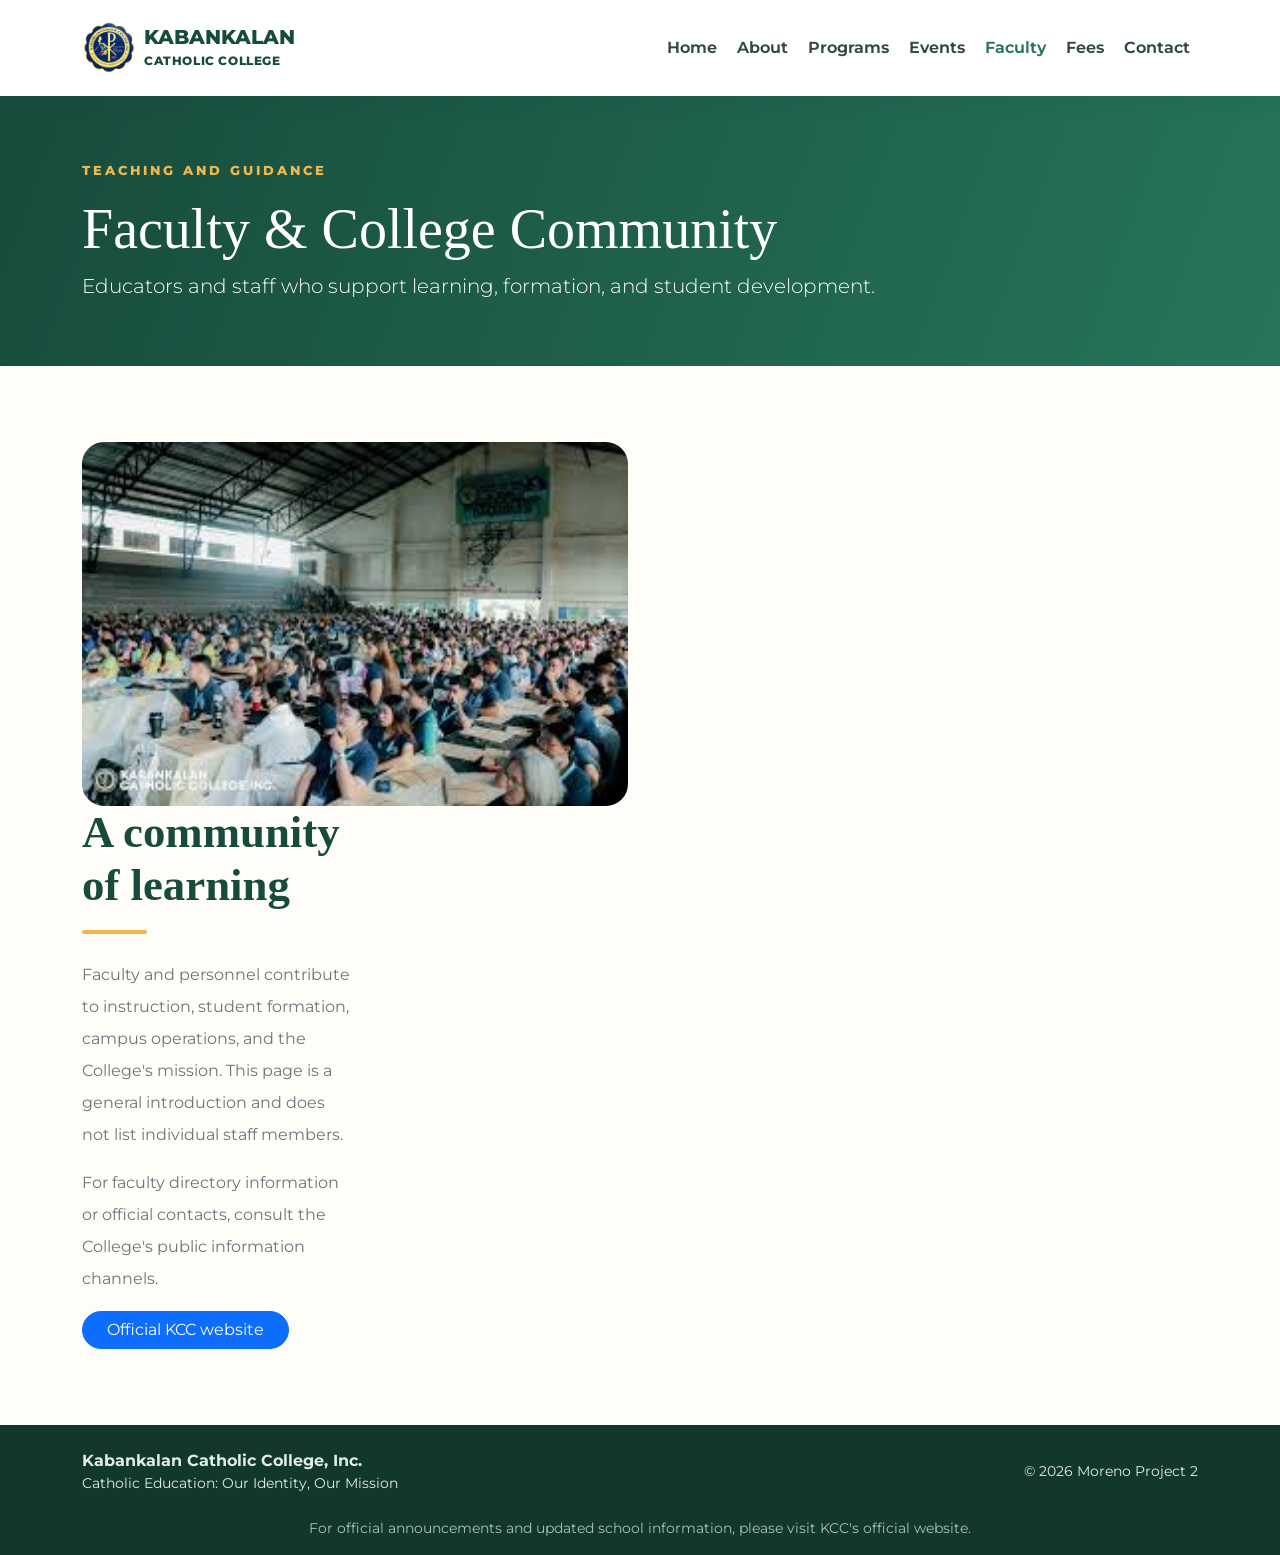
<file: trainers.html>
<!DOCTYPE html>
<html lang="en">
 <head>
  <meta charset="utf-8"/>
  <meta content="width=device-width, initial-scale=1" name="viewport"/>
  <title>
   Trainers | Kabankalan Catholic College
  </title>
  <meta content="Student website project introducing Kabankalan Catholic College." name="description"/>
  <link href="https://fonts.googleapis.com" rel="preconnect"/>
  <link crossorigin="" href="https://fonts.gstatic.com" rel="preconnect"/>
  <link href="https://fonts.googleapis.com/css2?family=Montserrat:wght@400;500;600;700;800&amp;display=swap" rel="stylesheet"/>
  <link href="https://cdn.jsdelivr.net/npm/bootstrap@5.3.3/dist/css/bootstrap.min.css" rel="stylesheet"/>
  <link href="assets/css/style.css" rel="stylesheet"/>
 </head>
 <body class="d-flex flex-column min-vh-100">
  <nav class="navbar navbar-expand-lg sticky-top">
   <div class="container py-2">
    <a aria-label="Kabankalan Catholic College home" class="navbar-brand d-flex align-items-center gap-2" href="index.html">
    <img alt="KCC Logo" class="brand-logo" src="assets/img/kcc-logo.png" />
     <span class="brand-name">
      KABANKALAN
      <br/>
      <small>
       CATHOLIC COLLEGE
      </small>
     </span>
    </a>
    <button aria-controls="mainNav" aria-expanded="false" aria-label="Toggle navigation" class="navbar-toggler" data-bs-target="#mainNav" data-bs-toggle="collapse" type="button">
     <span class="navbar-toggler-icon">
     </span>
    </button>
    <div class="collapse navbar-collapse" id="mainNav">
     <ul class="navbar-nav ms-auto align-items-lg-center gap-lg-1">
      <li class="nav-item">
       <a class="nav-link" href="index.html">
        Home
       </a>
      </li>
      <li class="nav-item">
       <a class="nav-link" href="about.html">
        About
       </a>
      </li>
      <li class="nav-item">
       <a class="nav-link" href="courses.html">
        Programs
       </a>
      </li>
      <li class="nav-item">
       <a class="nav-link" href="events.html">
        Events
       </a>
      </li>
      <li class="nav-item">
       <a class="nav-link" href="trainers.html">
        Faculty
       </a>
      </li>
      <li class="nav-item">
       <a class="nav-link" href="pricing.html">
        Fees
       </a>
      </li>
      <li class="nav-item">
       <a class="nav-link" href="contact.html">
        Contact
       </a>
      </li>
     </ul>
    </div>
   </div>
  </nav>
  <main>
   <header class="pagehero">
    <div class="container">
     <p class="eyebrow">
      Teaching and guidance
     </p>
     <h1>
      Faculty &amp; College Community
     </h1>
     <p class="lead mb-0">
      Educators and staff who support learning, formation, and student development.
     </p>
    </div>
   </header>
   <section class="section">
    <div class="container">
     <div class="row align-items-center g-4">
      <div class="col-lg-6">
       <img alt="KCC campus photo" class="photo" <img src="assets/img/kcc-campus.jpg" alt="KCC Campus" />
      <div class="col-lg-6">
       <h2 class="section-title">
        A community of learning
       </h2>
       <div class="line ms-0">
       </div>
       <p class="text-secondary lh-lg">
        Faculty and personnel contribute to instruction, student formation, campus operations, and the College's mission. This page is a general introduction and does not list individual staff members.
       </p>
       <p class="text-secondary lh-lg">
        For faculty directory information or official contacts, consult the College's public information channels.
       </p>
       <a class="btn btn-primary rounded-pill px-4" href="https://kcc.edu.ph/" rel="noopener" target="_blank">
        Official KCC website
       </a>
      </div>
     </div>
    </div>
   </section>
  </main>
  <footer class="site-footer mt-auto">
   <div class="container py-4 d-md-flex justify-content-between align-items-center">
    <div>
     <strong>
      Kabankalan Catholic College, Inc.
     </strong>
     <div class="small">
      Catholic Education: Our Identity, Our Mission
     </div>
    </div>
    <div class="small mt-3 mt-md-0">
     &copy;
     <span data-year="">
     </span>
     Moreno Project 2
    </div>
   </div>
   <div class="container small text-center pb-3 opacity-75">
    For official announcements and updated school information, please visit KCC's official website.
   </div>
  </footer>
  <script src="https://cdn.jsdelivr.net/npm/bootstrap@5.3.3/dist/js/bootstrap.bundle.min.js">
  </script>
  <script src="assets/js/main.js">
  </script>
 </body>
</html>
</file>
<file: assets/css/style.css>
/* MORENO PROJECT 2 — shared responsive styles
   Theme: fresh sage green, warm cream, and amber.
   The original KCC logo and campus building image are preserved.
*/

:root {
    --green: #26745b;
    --deep-green: #174b3c;
    --amber: #f0b84b;
    --ink: #263b34;
    --pale: #f2f7f2;
    --cream: #fffdf7;
}

* {
    scroll-behavior: smooth;
}

body {
    min-height: 100vh;
    color: var(--ink);
    background: var(--cream);
    font-family: "Montserrat", Arial, sans-serif;
}

.navbar {
    background: #ffffff;
    box-shadow: 0 3px 20px rgba(23, 75, 60, 0.10);
}

.brand-logo {
    width: 54px;
    height: 54px;
    flex: 0 0 auto;
    object-fit: contain;
}

.brand-name {
    color: var(--deep-green);
    font-weight: 800;
    line-height: 1.05;
}

.brand-name small {
    font-size: 0.72rem;
    letter-spacing: 0.6px;
}

.nav-link {
    color: #30483e !important;
    font-weight: 650;
}

.nav-link:hover,
.nav-link:focus,
.nav-link.active {
    color: var(--green) !important;
}

.hero {
    position: relative;
    display: flex;
    min-height: 76vh;
    align-items: center;
    color: #ffffff;
    background: url("../img/kcc-building.jpg") center 45% / cover no-repeat;
}

.hero::before {
    position: absolute;
    inset: 0;
    content: "";
    background: linear-gradient(
        90deg,
        rgba(15, 49, 39, 0.91),
        rgba(27, 91, 67, 0.72) 50%,
        rgba(24, 65, 48, 0.20)
    );
}

.hero-content {
    position: relative;
    max-width: 790px;
    padding: 90px 0;
}

.eyebrow {
    color: var(--amber);
    font-size: 0.8rem;
    font-weight: 800;
    letter-spacing: 3px;
    text-transform: uppercase;
}

.hero h1 {
    font-family: Georgia, serif;
    font-size: clamp(2.7rem, 7vw, 5rem);
    line-height: 1.06;
}

.hero p {
    max-width: 630px;
    color: #edf7ef;
    font-size: 1.1rem;
    line-height: 1.85;
}

.btn-gold {
    padding: 13px 24px;
    border: 0;
    border-radius: 30px;
    background: var(--amber);
    color: var(--deep-green);
    font-weight: 800;
}

.btn-gold:hover {
    background: #ffcf70;
    color: var(--deep-green);
}

.section {
    padding: 76px 0;
}

.section-title {
    color: var(--deep-green);
    font-family: Georgia, serif;
    font-size: clamp(2rem, 4vw, 2.8rem);
    font-weight: 700;
}

.line {
    width: 65px;
    height: 4px;
    margin: 17px auto 25px;
    border-radius: 5px;
    background: var(--amber);
}

.soft {
    background: var(--pale);
}

.cardx {
    height: 100%;
    padding: 27px;
    border: 0;
    border-radius: 20px;
    background: #ffffff;
    box-shadow: 0 12px 32px rgba(23, 75, 60, 0.08);
}

.cardx h3 {
    color: var(--deep-green);
    font-size: 1.15rem;
    font-weight: 800;
}

.icon {
    display: grid;
    width: 52px;
    height: 52px;
    margin-bottom: 15px;
    place-items: center;
    border-radius: 15px;
    background: #e5f1e9;
    font-size: 1.5rem;
}

.quote {
    height: 100%;
    padding: 35px;
    border-radius: 24px;
    background: var(--deep-green);
    color: #ffffff;
}

.quote p {
    color: #e0eee5;
    line-height: 1.8;
}

.photo {
    width: 100%;
    min-height: 320px;
    max-height: 520px;
    border-radius: 22px;
    object-fit: cover;
}

.site-footer {
    background: #12382e;
    color: #e0eee5;
}

.site-footer a {
    color: #e0eee5;
    text-decoration: none;
}

.site-footer a:hover {
    color: var(--amber);
}

.pagehero {
    padding: 65px 0;
    background: linear-gradient(110deg, var(--deep-green), var(--green));
    color: #ffffff;
}

.pagehero h1 {
    font-family: Georgia, serif;
    font-size: clamp(2.2rem, 5vw, 3.5rem);
}

.value-pill {
    display: flex;
    height: 100%;
    align-items: center;
    gap: 12px;
    padding: 17px 19px;
    border-radius: 16px;
    background: #ffffff;
    box-shadow: 0 8px 24px rgba(23, 75, 60, 0.07);
    font-weight: 700;
}

.form-control {
    padding: 12px;
    border-radius: 12px;
}

.feature-link {
    display: flex;
    height: 100%;
    align-items: center;
    justify-content: space-between;
    gap: 1rem;
    padding: 20px;
    border-radius: 16px;
    background: #ffffff;
    box-shadow: 0 8px 24px rgba(23, 75, 60, 0.07);
    color: var(--deep-green);
    font-weight: 700;
    text-decoration: none;
    transition: transform 0.2s ease, color 0.2s ease;
}

.feature-link:hover {
    transform: translateY(-2px);
    color: var(--green);
}

@media (max-width: 767px) {
    .hero {
        min-height: 75vh;
        background-position: 58% center;
    }

    .hero-content {
        padding: 65px 0;
    }

    .section {
        padding: 55px 0;
    }

    .pagehero {
        padding: 48px 0;
    }
}
</file>
